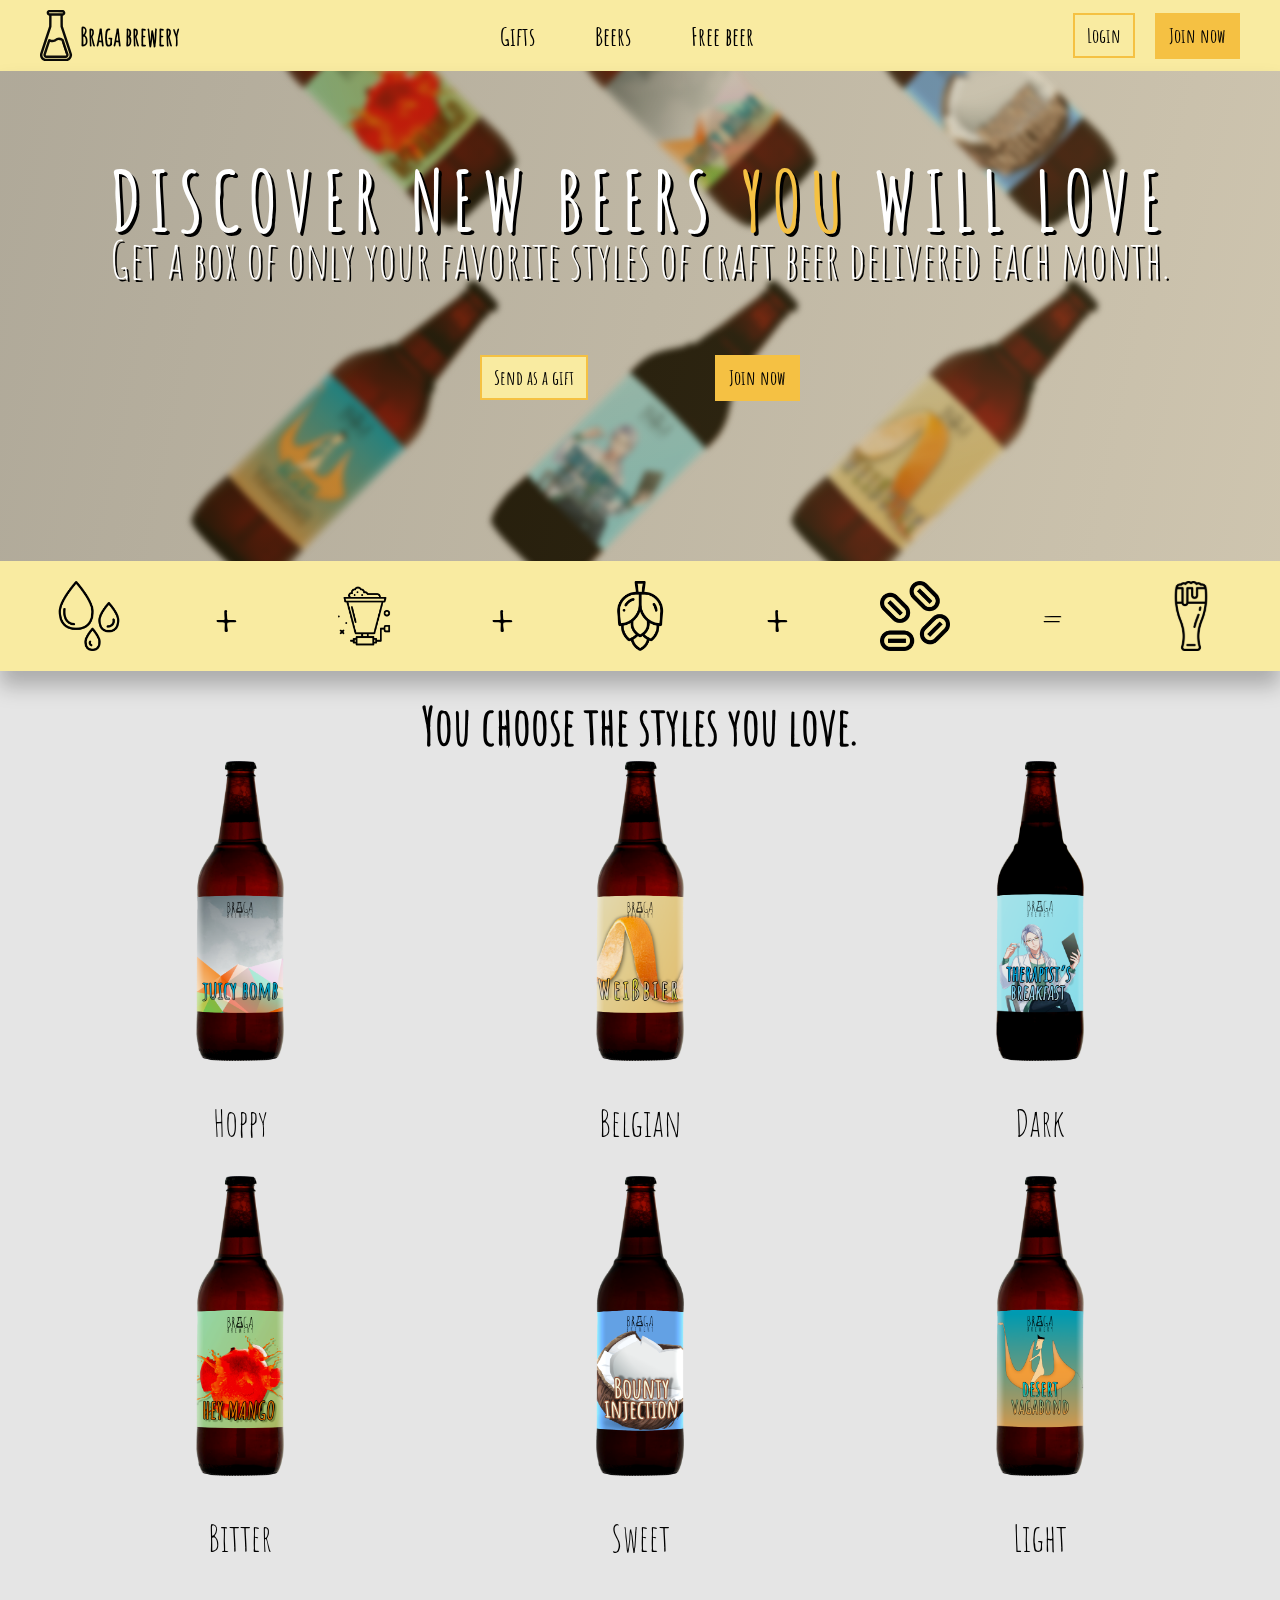
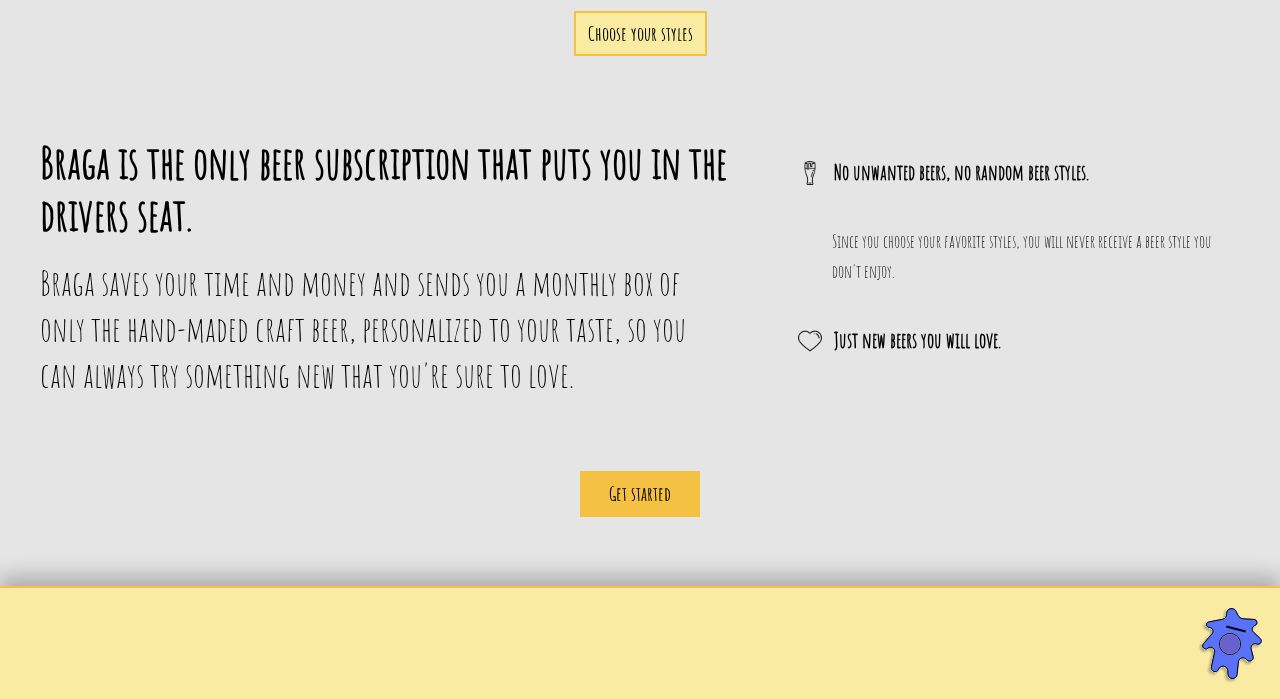
<file: index.html>
<!DOCTYPE html>
<html lang="en">
<head>
    <meta charset="UTF-8">
    <meta http-equiv="X-UA-Compatible" content="IE=edge">
    <meta name="viewport" content="width=device-width, initial-scale=1.0">
    <link rel="stylesheet" href="styles/style.css">
    <link rel="stylesheet" href="styles/media.css">
    <title>Braga</title>
</head>
<body>
  <div class="overflow-wrapper">
    <header class="page-header">
      <nav class="navigation">
        <a href="#" class="nav-link nav-link-logo">
          <svg xmlns="http://www.w3.org/2000/svg" version="1.1" width="40px" height="51px" style="shape-rendering:geometricPrecision; text-rendering:geometricPrecision; image-rendering:optimizeQuality; fill-rule:evenodd; clip-rule:evenodd" xmlns:xlink="http://www.w3.org/1999/xlink">
            <g><path style="transform: scale(0.1); opacity:0.956" fill="currentColor" d="M 88.5,-0.5 C 136.167,-0.5 183.833,-0.5 231.5,-0.5C 249.35,6.52747 256.183,19.5275 252,38.5C 247.867,49.4716 240.033,55.8049 228.5,57.5C 228.333,92.8349 228.5,128.168 229,163.5C 260.046,256.47 290.546,349.47 320.5,442.5C 320.5,447.167 320.5,451.833 320.5,456.5C 315.153,484.178 299.153,502.511 272.5,511.5C 197.5,511.5 122.5,511.5 47.5,511.5C 20.8474,502.511 4.84735,484.178 -0.5,456.5C -0.5,451.833 -0.5,447.167 -0.5,442.5C 29.4538,349.47 59.9538,256.47 91,163.5C 91.5,128.168 91.6667,92.8349 91.5,57.5C 75.6753,54.3391 67.342,44.6724 66.5,28.5C 67.3441,13.7756 74.6774,4.10897 88.5,-0.5 Z M 93.5,23.5 C 137.835,23.3333 182.168,23.5 226.5,24C 230.5,27 230.5,30 226.5,33C 182.167,33.6667 137.833,33.6667 93.5,33C 89.5808,29.8397 89.5808,26.673 93.5,23.5 Z M 115.5,57.5 C 145.167,57.5 174.833,57.5 204.5,57.5C 204.333,94.5015 204.5,131.502 205,168.5C 234.465,257.896 264.132,347.229 294,436.5C 299.457,460.419 290.957,477.253 268.5,487C 232.371,488.151 196.204,488.651 160,488.5C 123.796,488.651 87.6292,488.151 51.5,487C 29.043,477.253 20.543,460.419 26,436.5C 55.868,347.229 85.5347,257.896 115,168.5C 115.5,131.502 115.667,94.5015 115.5,57.5 Z M 185.5,299.5 C 196.981,298.243 207.147,301.243 216,308.5C 231.132,354.896 246.465,401.229 262,447.5C 262.92,450.308 262.087,302.252 185.5,299.5 Z"/></g>
            <g><path style="transform: scale(0.1); opacity:0.943" fill="currentColor" d="M 190.5,274.5 C 208.652,275.334 224.152,282 237,294.5C 253.132,343.896 269.465,393.229 286,442.5C 288.147,461.673 279.98,473.839 261.5,479C 193.833,479.667 126.167,479.667 58.5,479C 40.0197,473.839 31.853,461.673 34,442.5C 50.1809,393.44 66.5143,344.44 83,295.5C 85.3917,291.617 88.8917,289.617 93.5,289.5C 99.5639,291.694 105.564,294.194 111.5,297C 123.866,300.094 135.533,298.427 146.5,292C 159.378,281.543 174.044,275.71 190.5,274.5 Z M 185.5,299.5 C 174.332,302.252 164.332,307.418 155.5,315C 138.261,323.156 120.428,324.656 102,319.5C 101.228,319.645 100.561,319.978 100,320.5C 86.1544,362.881 72.1544,405.215 58,447.5C 57.0799,450.308 57.9133,452.475 60.5,454C 126.833,454.667 193.167,454.667 259.5,454C 262.087,452.475 262.92,450.308 262,447.5C 246.465,401.229 231.132,354.896 216,308.5C 207.147,301.243 196.981,298.243 185.5,299.5 Z"/></g>
          </svg>
          Braga brewery
        </a>
        <ul class="navigation-list">
          <li class="navigation-item">
            <a href="#" class="nav-link">Gifts</a>
          </li>
          <li class="navigation-item">
            <a href="#" class="nav-link">Beers</a>
          </li>
          <li class="navigation-item">
            <a href="#" class="nav-link">Free beer</a>
          </li>
        </ul>
        <ul class="navigation-buttons-list">
          <li class="navigation-item">
            <button class="button" type="button">
              <span>Login</span>
            </button>
          </li>
          <li class="navigation-item">
            <a href="registration.html" class="button filled-btn">
              <span>Join now</span>
            </a>
          </li>
        </ul>
      </nav>

      <div class="burger-nav">
        <button class="burger-btn" type="button" onclick="burgerOpener()">
          <span class="burger-btn-line"></span>
          <span class="burger-btn-line"></span>
          <span class="burger-btn-line"></span>
        </button>
        <ul class="burger-navigation-list">
          <li class="navigation-item">
            <a href="#" class="nav-link">Gifts</a>
          </li>
          <li class="navigation-item">
            <a href="#" class="nav-link">Beers</a>
          </li>
          <li class="navigation-item">
            <a href="#" class="nav-link">Free beer</a>
          </li>
          <li class="navigation-item">
            <ul class="burger-navigation-buttons-list">
              <li class="navigation-item">
                <button class="button burger-nav-btn" type="button">
                  <span>Login</span>
                </button>
              </li>
              <li class="navigation-item">
                <a href="registration.html" class="button filled-btn burger-nav-btn">
                  <span>Join now</span>
                </a>
              </li>
            </ul>
          </li>
        </ul>
      </div>
        
    </header>
    <main class="page-main">
      <section class="section entry-section">
        <ul class="background-wrapper">
          <li class="background-bottle"></li>
          <li class="background-bottle"></li>
          <li class="background-bottle"></li>
          <li class="background-bottle"></li>
          <li class="background-bottle"></li>
          <li class="background-bottle"></li>
        </ul>
        <h1 class="title main-title">Discover New Beers <span>You</span> Will Love</h1>
        <p class="subtitle">Get a box of only your favorite styles of craft beer delivered each month.</p>
        <ul class="main-buttons-list buttons-list">
          <li class="main-btn-item">
            <button class="button main-btn">
              <span>Send as a gift</span>
            </button>
          </li>
          <li class="main-btn-item">
            <a href="registration.html" class="button filled-btn main-btn">
              <span>Join now</span>
            </a>
          </li>
        </ul>
        <div class="equation-wrapper">
          <ul class="equation-list">
            <li class="equation-item">
              <span class="equation-unit"></span>
            </li>
            <li class="equation-item">
              <span class="equation-unit"></span>
            </li>
            <li class="equation-item">
              <span class="equation-unit"></span>
            </li>
            <li class="equation-item">
              <span class="equation-unit"></span>
            </li>
            <li class="equation-item">
              <span class="equation-unit"></span>
            </li>
            <li class="equation-item">
              <span class="equation-unit"></span>
            </li>
            <li class="equation-item">
              <span class="equation-unit"></span>
            </li>
            <li class="equation-item">
              <span class="equation-unit"></span>
            </li>
            <li class="equation-item">
              <span class="equation-unit"></span>
            </li>
          </ul>
        </div>
      </section>
      
      <section class="section styles-section">
        <h2 class="title section-title">You choose the styles you love.</h2>
        <ul class="styles-list">
          <li class="styles-item">
            <p class="styles-unit">Hoppy</p>
          </li>
          <li class="styles-item">
            <p class="styles-unit">Belgian</p>
          </li>
          <li class="styles-item">
            <p class="styles-unit">Dark</p>
          </li>
          <li class="styles-item">
            <p class="styles-unit">Bitter</p>
          </li>
          <li class="styles-item">
            <p class="styles-unit">Sweet</p>
          </li>
          <li class="styles-item">
            <p class="styles-unit">Light</p>
          </li>
        </ul>
        <button class="button">
          <span>Choose your styles</span>
        </button>
      </section>
      <section class="section about-section">
          <div class="wrapper">
            <h2 class="title section-title">Braga is the only beer subscription that puts you in the drivers seat.</h2>
            <p class="section-text">Braga saves your time and money and sends you a monthly box of only the hand-maded craft beer, personalized to your taste, so you can always try something new that you're sure to love.</p>
          </div>
          <ul class="advantages-list">
            <li class="advantage-item">
              <h3 class="advantage-name">No unwanted beers, no random beer styles.</h3>
              <p class="subtitle">Since you choose your favorite styles, you will never receive a beer style you don't enjoy.</p>
            </li>
            <li class="advantage-item">
              <h3 class="advantage-name">Just new beers you will love.</h3>
            </li>
          </ul>
          <a href="registration.html" class="button filled-btn">
            <span>Get started</span>
          </a>
      </section>
    </main>
    <footer class="page-footer">
      <a class="logo" href="https://alex-gorodov.github.io/Portfolio/">
        <span class="logo-item">
          <svg width="65" height="75" viewBox="0 0 65 75" fill="none" xmlns="http://www.w3.org/2000/svg">
            <g filter="url(#filter0_d_33_21)">
            <path d="M28.6399 5.58628C28.6399 -0.221058 36.4839 -2.04503 39.0461 3.16652L40.9572 7.05359C41.8915 8.95395 43.779 10.2018 45.8934 10.317L56.5323 10.8968C60.4261 11.109 61.2594 16.4915 57.6121 17.8712V17.8712C55.1277 18.811 54.4772 22.0229 56.4001 23.8553L63.0813 30.2219C66.0638 33.064 62.9487 37.939 59.1165 36.4264V36.4264C56.262 35.2997 53.3362 37.8908 54.1094 40.8605L56.0808 48.4322C57.2217 52.8142 51.492 55.568 48.7829 51.9398V51.9398C46.536 48.9307 41.7642 50.2446 41.3742 53.9797L40.0751 66.4226C39.4291 72.6102 30.3531 72.4066 29.9852 66.1963L29.7791 62.7172C29.508 58.141 23.2108 57.1259 21.5155 61.3853V61.3853C19.5672 66.2806 12.2157 64.0283 13.3439 58.8817L16.5752 44.1411C17.3186 40.75 13.343 38.3433 10.683 40.5742V40.5742C7.26086 43.4443 2.67656 38.8146 5.58028 35.4209L14.2565 25.2807C16.0669 23.1649 14.5634 19.8998 11.7789 19.8998V19.8998C7.81962 19.8998 7.28247 14.1709 11.1727 13.435L24.9174 10.8347C27.0766 10.4262 28.6399 8.53949 28.6399 6.34197V5.58628Z" fill="#5972F8"/>
            <path d="M38.5974 3.38712L40.5085 7.27419C41.5225 9.33681 43.5712 10.6912 45.8662 10.8163L56.5051 11.3961C59.8591 11.5789 60.5769 16.2151 57.4352 17.4035C54.6064 18.4736 53.8657 22.1309 56.0552 24.2173L62.7364 30.5839C65.3214 33.0471 62.6214 37.2723 59.3001 35.9613C56.0651 34.6845 52.7493 37.6209 53.6255 40.9865L55.5969 48.5582C56.5995 52.409 51.5643 54.8292 49.1835 51.6407C46.6643 48.2669 41.3142 49.74 40.8769 53.9278L39.5778 66.3707C38.9956 71.9473 30.8158 71.7638 30.4843 66.1667L30.2782 62.6877C29.9755 57.5777 22.9439 56.4443 21.051 61.2004C19.3298 65.5248 12.8357 63.5352 13.8323 58.9888L17.0636 44.2482C17.9091 40.3911 13.3872 37.6537 10.3617 40.1911C7.40981 42.6668 3.45552 38.6733 5.96019 35.746L14.6365 25.6057C16.7244 23.1655 14.9904 19.3998 11.7789 19.3998C8.42669 19.3998 7.97193 14.5494 11.2656 13.9262L25.0103 11.326C27.4057 10.8728 29.1399 8.77979 29.1399 6.34197V5.58628C29.1399 0.308376 36.2688 -1.34931 38.5974 3.38712Z" stroke="black"/>
            </g>
            <defs>
            <filter id="filter0_d_33_21" x="0.658936" y="0.09375" width="63.6116" height="74.8663" filterUnits="userSpaceOnUse" color-interpolation-filters="sRGB">
            <feFlood flood-opacity="0" result="BackgroundImageFix"/>
            <feColorMatrix in="SourceAlpha" type="matrix" values="0 0 0 0 0 0 0 0 0 0 0 0 0 0 0 0 0 0 127 0" result="hardAlpha"/>
            <feOffset dx="-2" dy="2"/>
            <feGaussianBlur stdDeviation="1"/>
            <feComposite in2="hardAlpha" operator="out"/>
            <feColorMatrix type="matrix" values="0 0 0 0 0 0 0 0 0 0 0 0 0 0 0 0 0 0 0.25 0"/>
            <feBlend mode="normal" in2="BackgroundImageFix" result="effect1_dropShadow_33_21"/>
            <feBlend mode="normal" in="SourceGraphic" in2="effect1_dropShadow_33_21" result="shape"/>
            </filter>
            </defs>
            </svg>                
        </span>
        <span class="logo-item"></span>
        <span class="logo-item"></span>
      </a>
    </footer>
  </div>
  <script src="scripts/script.js"></script>
</body>
</html>
</file>
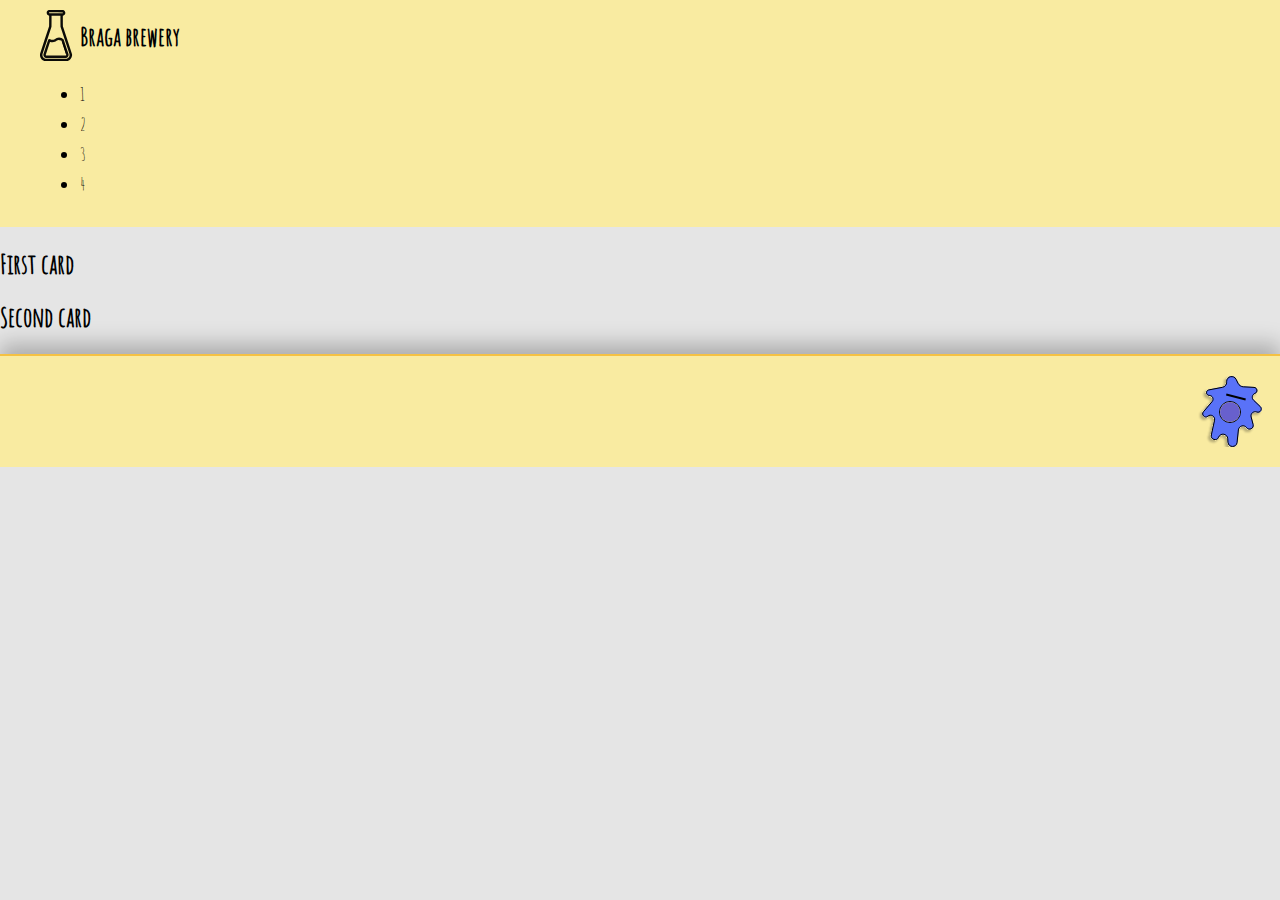
<file: registration.html>
<!DOCTYPE html>
<html lang="en">
<head>
  <meta charset="UTF-8">
  <meta http-equiv="X-UA-Compatible" content="IE=edge">
  <meta name="viewport" content="width=device-width, initial-scale=1.0">
  <link rel="stylesheet" href="styles/media.css">
  <link rel="stylesheet" href="styles/style.css">
  <title>Start</title>
</head>
<body>
  <div class="overflow-wrapper">
    <header class="page-header registration-header">
      <h1 class="visually-hidden">Registration</h1>
      <a href="#" class="nav-link nav-link-logo">
        <svg xmlns="http://www.w3.org/2000/svg" version="1.1" width="40px" height="51px" style="shape-rendering:geometricPrecision; text-rendering:geometricPrecision; image-rendering:optimizeQuality; fill-rule:evenodd; clip-rule:evenodd" xmlns:xlink="http://www.w3.org/1999/xlink">
          <g><path style="transform: scale(0.1); opacity:0.956" fill="currentColor" d="M 88.5,-0.5 C 136.167,-0.5 183.833,-0.5 231.5,-0.5C 249.35,6.52747 256.183,19.5275 252,38.5C 247.867,49.4716 240.033,55.8049 228.5,57.5C 228.333,92.8349 228.5,128.168 229,163.5C 260.046,256.47 290.546,349.47 320.5,442.5C 320.5,447.167 320.5,451.833 320.5,456.5C 315.153,484.178 299.153,502.511 272.5,511.5C 197.5,511.5 122.5,511.5 47.5,511.5C 20.8474,502.511 4.84735,484.178 -0.5,456.5C -0.5,451.833 -0.5,447.167 -0.5,442.5C 29.4538,349.47 59.9538,256.47 91,163.5C 91.5,128.168 91.6667,92.8349 91.5,57.5C 75.6753,54.3391 67.342,44.6724 66.5,28.5C 67.3441,13.7756 74.6774,4.10897 88.5,-0.5 Z M 93.5,23.5 C 137.835,23.3333 182.168,23.5 226.5,24C 230.5,27 230.5,30 226.5,33C 182.167,33.6667 137.833,33.6667 93.5,33C 89.5808,29.8397 89.5808,26.673 93.5,23.5 Z M 115.5,57.5 C 145.167,57.5 174.833,57.5 204.5,57.5C 204.333,94.5015 204.5,131.502 205,168.5C 234.465,257.896 264.132,347.229 294,436.5C 299.457,460.419 290.957,477.253 268.5,487C 232.371,488.151 196.204,488.651 160,488.5C 123.796,488.651 87.6292,488.151 51.5,487C 29.043,477.253 20.543,460.419 26,436.5C 55.868,347.229 85.5347,257.896 115,168.5C 115.5,131.502 115.667,94.5015 115.5,57.5 Z M 185.5,299.5 C 196.981,298.243 207.147,301.243 216,308.5C 231.132,354.896 246.465,401.229 262,447.5C 262.92,450.308 262.087,302.252 185.5,299.5 Z"/></g>
          <g><path style="transform: scale(0.1); opacity:0.943" fill="currentColor" d="M 190.5,274.5 C 208.652,275.334 224.152,282 237,294.5C 253.132,343.896 269.465,393.229 286,442.5C 288.147,461.673 279.98,473.839 261.5,479C 193.833,479.667 126.167,479.667 58.5,479C 40.0197,473.839 31.853,461.673 34,442.5C 50.1809,393.44 66.5143,344.44 83,295.5C 85.3917,291.617 88.8917,289.617 93.5,289.5C 99.5639,291.694 105.564,294.194 111.5,297C 123.866,300.094 135.533,298.427 146.5,292C 159.378,281.543 174.044,275.71 190.5,274.5 Z M 185.5,299.5 C 174.332,302.252 164.332,307.418 155.5,315C 138.261,323.156 120.428,324.656 102,319.5C 101.228,319.645 100.561,319.978 100,320.5C 86.1544,362.881 72.1544,405.215 58,447.5C 57.0799,450.308 57.9133,452.475 60.5,454C 126.833,454.667 193.167,454.667 259.5,454C 262.087,452.475 262.92,450.308 262,447.5C 246.465,401.229 231.132,354.896 216,308.5C 207.147,301.243 196.981,298.243 185.5,299.5 Z"/></g>
        </svg>
        Braga brewery
      </a>
      <ul class="progress-line">
        <li class="progress-item">1</li>
        <li class="progress-item">2</li>
        <li class="progress-item">3</li>
        <li class="progress-item">4</li>
      </ul>
      

    </header>
    <main class="page-main registration-main">
      <div class="card-block">
        <div class="front">
          <h2 class="card-title">First card</h2>
        </div>
        <div class="back">
          <h2 class="card-title">Second card</h2>
        </div>
      </div>
    </main>
    <footer class="page-footer">
      <a class="logo" href="https://alex-gorodov.github.io/Portfolio/">
        <span class="logo-item">
          <svg width="65" height="71" viewBox="0 0 65 71" fill="none" xmlns="http://www.w3.org/2000/svg">
            <g filter="url(#filter0_d_33_21)">
              <path d="M28.6399 5.58628C28.6399 -0.221058 36.4839 -2.04503 39.0461 3.16652L40.9572 7.05359C41.8915 8.95395 43.779 10.2018 45.8934 10.317L56.5323 10.8968C60.4261 11.109 61.2594 16.4915 57.6121 17.8712V17.8712C55.1277 18.811 54.4772 22.0229 56.4001 23.8553L63.0813 30.2219C66.0638 33.064 62.9487 37.939 59.1165 36.4264V36.4264C56.262 35.2997 53.3362 37.8908 54.1094 40.8605L56.0808 48.4322C57.2217 52.8142 51.492 55.568 48.7829 51.9398V51.9398C46.536 48.9307 41.7642 50.2446 41.3742 53.9797L40.0751 66.4226C39.4291 72.6102 30.3531 72.4066 29.9852 66.1963L29.7791 62.7172C29.508 58.141 23.2108 57.1259 21.5155 61.3853V61.3853C19.5672 66.2806 12.2157 64.0283 13.3439 58.8817L16.5752 44.1411C17.3186 40.75 13.343 38.3433 10.683 40.5742V40.5742C7.26086 43.4443 2.67656 38.8146 5.58028 35.4209L14.2565 25.2807C16.0669 23.1649 14.5634 19.8998 11.7789 19.8998V19.8998C7.81962 19.8998 7.28247 14.1709 11.1727 13.435L24.9174 10.8347C27.0766 10.4262 28.6399 8.53949 28.6399 6.34197V5.58628Z" fill="#5972F8"/>
              <path d="M38.5974 3.38712L40.5085 7.27419C41.5225 9.33681 43.5712 10.6912 45.8662 10.8163L56.5051 11.3961C59.8591 11.5789 60.5769 16.2151 57.4352 17.4035C54.6064 18.4736 53.8657 22.1309 56.0552 24.2173L62.7364 30.5839C65.3214 33.0471 62.6214 37.2723 59.3001 35.9613C56.0651 34.6845 52.7493 37.6209 53.6255 40.9865L55.5969 48.5582C56.5995 52.409 51.5643 54.8292 49.1835 51.6407C46.6643 48.2669 41.3142 49.74 40.8769 53.9278L39.5778 66.3707C38.9956 71.9473 30.8158 71.7638 30.4843 66.1667L30.2782 62.6877C29.9755 57.5777 22.9439 56.4443 21.051 61.2004C19.3298 65.5248 12.8357 63.5352 13.8323 58.9888L17.0636 44.2482C17.9091 40.3911 13.3872 37.6537 10.3617 40.1911C7.40981 42.6668 3.45552 38.6733 5.96019 35.746L14.6365 25.6057C16.7244 23.1655 14.9904 19.3998 11.7789 19.3998C8.42669 19.3998 7.97193 14.5494 11.2656 13.9262L25.0103 11.326C27.4057 10.8728 29.1399 8.77979 29.1399 6.34197V5.58628C29.1399 0.308376 36.2688 -1.34931 38.5974 3.38712Z" stroke="black"/>
            </g>
            <defs>
              <filter id="filter0_d_33_21" x="0.658936" y="0.09375" width="63.6116" height="74.8663" filterUnits="userSpaceOnUse" color-interpolation-filters="sRGB">
                <feFlood flood-opacity="0" result="BackgroundImageFix"/>
                <feColorMatrix in="SourceAlpha" type="matrix" values="0 0 0 0 0 0 0 0 0 0 0 0 0 0 0 0 0 0 127 0" result="hardAlpha"/>
                <feOffset dx="-2" dy="2"/>
                <feGaussianBlur stdDeviation="1"/>
                <feComposite in2="hardAlpha" operator="out"/>
                <feColorMatrix type="matrix" values="0 0 0 0 0 0 0 0 0 0 0 0 0 0 0 0 0 0 0.25 0"/>
                <feBlend mode="normal" in2="BackgroundImageFix" result="effect1_dropShadow_33_21"/>
                <feBlend mode="normal" in="SourceGraphic" in2="effect1_dropShadow_33_21" result="shape"/>
              </filter>
            </defs>
          </svg>                
        </span>
        <span class="logo-item"></span>
        <span class="logo-item"></span>
      </a>
    </footer>
  </div>
</body>
</html>
</file>
<file: styles/style.css>
:root {
--main-color: #f9eba1;
--special-color: #f5c143;
--hover-color: #f9b81f;
--main-font: 'AmaticSC-Regular', sans-serif;
--special-font: 'AmaticSC-Bold', sans-serif;
--black: #000000;
}

@font-face {
  font-family: 'AmaticSC-Regular';
  src: url('../fonts/AmaticSC/AmaticSC-Regular.ttf') format('ttf'),
       url('../fonts/AmaticSC/AmaticSC-Regular.woff') format('woff');
  font-weight: normal;
  font-style: normal;
  font-display: swap;
}

@font-face {
  font-family: 'AmaticSC-Bold';
  src: url('../fonts/AmaticSC/AmaticSC-Bold.ttf') format('ttf'),
       url('../fonts/AmaticSC/AmaticSC-Bold.woff') format('woff');
  font-weight: normal;
  font-style: normal;
  font-display: swap;
}

/***************************************************************

                  COMMON STYLES

***************************************************************/


*,
*::after,
*::before {
  box-sizing: border-box;
}

html {
  height: 100%;
  padding: 0;
  margin: 0;
}

body {
  min-height: 100%;
  background-color: #e5e5e5;
  margin: 0;
  font-family: var(--main-font);
  font-size: 18px;
  font-weight: 400;
  line-height: 30px;
}

.visually-hidden {
  position: absolute;

  width: 1px;
  height: 1px;
  margin: -1px;
  border: 0;
  padding: 0;

  white-space: nowrap;
  clip-path: inset(100%);
  clip: rect(0 0 0 0);
  overflow: hidden;
}

.button {
  position: relative;
  display: inline-block;
  padding: 8px 12px;
  vertical-align: middle;
  border: 2px solid var(--special-color);
  background: var(--main-color);
  font-family: var(--special-font);
  font-size: 20px;
  color: var(--black);
  white-space: nowrap;
  cursor: pointer;
  overflow: hidden;
  text-decoration: none;
}

.button span {
  position: relative;
  z-index: 10;
}

.button:not(.filled-btn) {
  background-color: var(--main-color);
}

.button:not(.filled-btn)::after {
  position: absolute;
  left: 0;
  top: 0;
  display: block;
  width: 100%;
  height: 100%;
  content: '';
  transform: translateX(-100%);
  transition: .3s;
}

.button:not(.filled-btn):hover::after {
  background-color: var(--special-color);
  transform: translateX(0);
}

.filled-btn {
  background-color: var(--special-color);
  padding: 6px 12px;
}

.filled-btn::after {
  position: absolute;
  left: 0;
  top: 0;
  display: block;
  width: 100%;
  height: 100%;
  content: '';
  transform: translateX(100%);
  transition: .3s;
}

.filled-btn:hover::after {
  background-color: var(--main-color);
  transform: translateX(0);
}

.overflow-wrapper {
  display: flex;
  flex-direction: column;
  overflow-x: hidden;
}

/***************************************************************

                  HEADER STYLES

***************************************************************/

.page-header {
  position: relative;
  background-color: var(--main-color);
  padding: 10px 40px;
}

.navigation {
  display: flex;
  align-items: center;
}

.navigation-list {
  display: flex;
  margin: 0;
  padding: 0;
  margin-left: auto;
  font-family: 'AmaticSC-Bold';
  list-style-type: none;
}

.navigation-item:not(:last-child) {
  margin-right: 20px;
}

.nav-link {
  display: block;
  margin-right: 40px;
  color: var(--black);
  text-decoration: none;
  font-size: 26px;
  font-weight: 700;
  white-space: nowrap;
}

.nav-link-logo {
  display: flex;
  align-items: center;
}

.nav-link:hover {
  opacity: 0.6;
}

.navigation-buttons-list {
  display: flex;
  margin: 0;
  padding: 0;
  list-style-type: none;
  margin-left: auto;
}

/*                    BURGER MENU                        */

.burger-nav {
  display: none;
  z-index: 1000;
}

.burger-btn {
  position: absolute;
  top: 50%;
  right: 50px;
  transform: translateY(-50%);
  border: none;
  background-color: transparent;
  cursor: pointer;
}

.burger-btn-line {
  display: block;
  width: 30px;
  height: 3px;
  background-color: black;
  border-radius: 4px;
}

.burger-btn:hover .burger-btn-line {
  background-color: var(--special-color);
  transition: .2s;
}

.burger-btn-line:not(:last-of-type) {
  margin-bottom: 5px;
}

.burger-navigation-list {
  display: flex;
  position: absolute;
  right: 0;
  top: 60px;
  text-align: right;
  background-color: var(--main-color);
  padding: 40px;
  margin: 0;
  height: 50vh;
  justify-content: space-between;
  flex-direction: column;
  list-style-type: none;
  z-index: 1000;
  transform: translateX(300px);
  transition: .2s;
}

.burger-opened {
  display: flex;
  transform: translateX(0);
  transition: .2s;
}

.open-first-line {
  transform: translateY(8.5px);
}

.open-third-line {
  transform: translateY(-8.5px);
}

.burger-nav .nav-link{
  margin: 0;
  padding: 0;
}

.burger-navigation-buttons-list {
  display: flex;
  padding: 0;
  margin: 0;
  max-width: 200px;
  padding: 20px;
  justify-content: space-between;
  flex-direction: row;
  list-style-type: none;
  z-index: 1;
}

/***************************************************************

                  PAGE-MAIN STYLES

***************************************************************/

.page-main {
  flex-grow: 1;
}

.section {
  min-height: 50vh;
  text-align: center;
  padding: 40px;
}

.entry-section {
  position: relative;
  min-height: 600px;
  background: linear-gradient(281.86deg, rgba(165, 138, 75, 0.35) 0%, rgba(77, 58, 12, 0.35) 98.44%);; 
  -webkit-background: linear-gradient(281.86deg, rgba(165, 138, 75, 0.35) 0%, rgba(77, 58, 12, 0.35) 98.44%);; 
  box-shadow: 0px 15px 20px rgba(0, 0, 0, 0.25);
  overflow: hidden;
}

.background-wrapper {
  position: relative;
  list-style-type: none;
  display: grid;
  grid-template-columns: repeat(3, 1fr);
  grid-template-rows: repeat(2, 1fr);
  z-index: -1;
  filter: blur(3px);
}

.background-bottle {
  position: absolute;
  display: block;
  width: 138px;
  height: 470px;
  background-position: center;
  background-repeat: no-repeat;
  background-size: 138px 470px;
  transform: scale(.8) translateX(-50%) rotate(-45deg);
}

.background-bottle:nth-of-type(1) {
  background-image: url('../images/ipa.png');
  top: -300px;
  left: 25%;
}
.background-bottle:nth-of-type(2) {
  top: -300px;
  left: 50%;
  background-image: url('../images/neipa.png');
  
}
.background-bottle:nth-of-type(3) {
  top: -300px;
  left: 75%;
  background-image: url('../images/porter.png');
  
}
.background-bottle:nth-of-type(4) {
  top: 60px;
  left: 25%;
  background-image: url('../images/lager.png');
  transform: scale(.8) translateX(-50%) rotate(45deg);
}
.background-bottle:nth-of-type(5) {
  top: 60px;
  left: 50%;
  background-image: url('../images/stout.png');
  transform: scale(.8) translateX(-50%) rotate(45deg);
}
.background-bottle:nth-of-type(6) {
  top: 60px;
  left: 75%;
  background-image: url('../images/wheat.png');
  transform: scale(.8) translateX(-50%) rotate(45deg);
}

.entry-section .subtitle {
  margin-bottom: 80px;
  margin-top: -25px;
  font-size: 4vw;
  color: #ffffff;
  text-shadow: 2px 2px black;
}

.main-title {
  font-size: 6.5vw;
  font-family: var(--special-font);
  letter-spacing: 0.1em;
  color: #ffffff;
  text-shadow: 3px 3px black;
  text-transform: uppercase;
}

.main-title span {
  color: var(--special-color);
}

.main-buttons-list {
  display: flex;
  margin: auto;
  padding: 0;
  max-width: 320px;
  list-style-type: none;
  justify-content: space-between;
}

.equation-wrapper {
  position: absolute;
  bottom: 0;
  width: 100%;
  padding: 20px;
  margin: 0 0 0 -40px;
  background-color: var(--main-color);
}

.equation-list {
  display: flex;
  justify-content: space-around;
  padding: 0;
  margin: 0;
}

.equation-item {
  position: relative;
  overflow: hidden;
  display: block;
  width: 70px;
  height: 70px;
  background-size: 70px 70px;
  background-repeat: no-repeat;
  background-position: center;
}

.equation-item:nth-of-type(2)::after,
.equation-item:nth-of-type(4)::after,
.equation-item:nth-of-type(6)::after {
  position: absolute;
  top: 50%;
  left: 50%;
  transform: translateY(-50%) translateX(-50%);
  content: '+';
  font-size: 6vw;
  display: inline-block;
  vertical-align: middle;
  margin: auto;
}

.equation-item:nth-of-type(8)::after {
  position: absolute;
  top: 50%;
  left: 50%;
  transform: translateY(-50%) translateX(-50%);
  content: '=';
  font-size: 6vw;
  display: inline-block;
  vertical-align: middle;
  margin: auto;
}

.equation-item:nth-of-type(1) {
  background-image: url('../images/water.png');
}

.equation-item:nth-of-type(3) {
  background-image: url('../images/wheat-flour.png');
}

.equation-item:nth-of-type(5) {
  background-image: url('../images/hop.png');
}

.equation-item:nth-of-type(7) {
  background-image: url('../images/yeast.png');
}

.equation-item:nth-of-type(9) {
  background-image: url('../images/glass.svg');
}

.section-title {
  font-size: 4vw;
  margin: 0;
  margin-bottom: 20px;
}

.styles-list {
  display: grid;
  padding: 0;
  margin: 0;
  margin-bottom: 20px;
  grid-template-columns: repeat(3, 1fr);
  list-style-type: none;
  justify-content: center;
}

.styles-item::before {
  content: '';
  display: inline-block;
  width: 88px;
  height: 300px;
  background-size: 88px 300px;
  background-position: center;
  background-repeat: no-repeat;
}

.styles-item:nth-child(1)::before {
  background-image: url('../images/neipa.png')
}

.styles-item:nth-child(2)::before {
  background-image: url('../images/wheat.png')
}

.styles-item:nth-child(3)::before {
  background-image: url('../images/stout.png')
}

.styles-item:nth-child(4)::before {
  background-image: url('../images/ipa.png')
}

.styles-item:nth-child(5)::before {
  background-image: url('../images/porter.png')
}

.styles-item:nth-child(6)::before {
  background-image: url('../images/lager.png')
}

.styles-unit {
  font-size: 3vw;
}

.about-section {
  display: grid;
  padding: 0;
  margin: auto;
  margin-bottom: 40px;
  grid-template-columns: 1.5fr 1fr;
  grid-template-rows: 1fr .3fr;
}

.about-section .wrapper {
  padding: 40px;
  grid-column: 1 / 2;
  grid-row: 1 / 2;
}

.about-section .section-title {
  font-size: 44px;
  line-height: 52px;
  text-align: left;
}

.section-text {
  text-align: left;
  font-size: 34px;
  line-height: 46px;
  margin: 0;
}

.advantages-list {
  display: flex;
  padding: 40px;
  margin: 0;
  flex-direction: column;
  text-align: left;
  align-content: center;
  list-style-type: none;
  grid-column: 2 / -1;
  grid-row: 1 / 2;
}

.advantage-item {
  display: grid;
  grid-template-columns: 24px auto;
  grid-template-rows: auto auto;
}

.advantage-name {
  font-weight: 700;
  grid-row: 1 / 2;
  grid-column: 2 / -1;
}

.advantage-item .subtitle {
  grid-row: 2 / -1;
  grid-column: 2 / -1;
}

.advantage-name::before {
  display: inline-block;
  width: 24px;
  height: 24px;
  margin-right: 12px;
  margin-left: -34px;
  vertical-align: middle;
  content: '';
  background-position: center;
  grid-column: 1 / 2;
  grid-row: 1 / 2;
  background-size: 24px 24px;
  background-repeat: no-repeat;
}

.advantage-item:first-of-type .advantage-name::before {
  background-image: url('../images/glass.svg');
}

.advantage-item:nth-of-type(2) .advantage-name::before {
  background-image: url('../images/heart.svg');
}

.about-section .button {
  min-width: 120px;
  max-width: 140px;
  min-height: 46px;
  grid-column: 1 / -1;
  margin: auto;
}

/***************************************************************

                  PAGE-FOOTER STYLES

***************************************************************/

.page-footer {
  display: flex;
  padding: 20px;
  flex-direction: column;
  position: relative;
  background-color: var(--main-color);
  border-top: 2px solid var(--special-color);
  box-shadow: 0 -10px 20px rgba(0, 0, 0, 0.25);
  overflow: hidden;
}

@keyframes eyepil {
  from {transform: translateY(-85%);}
  60% {transform: translateY(-50%);}
  80% {transform: translateY(-10%);}
  95% {transform: translateY(0%);}
  to {transform: translateY(0%);}
}

.logo {
  display: block;
  position: relative;
  margin-top: 0;
  margin-left: auto;
}

.logo-item svg {
  position: absolute;
  left: 50%;
  transform: translateX(-50%);
}

/* body */
.logo-item:nth-of-type(1) {
  display: block;
  width: 60px;
  height: 71px;
}

/* pupil */
.logo-item:nth-of-type(2)::before {
  content: '';
  position: absolute;
  top: 50%;
  left: 50%;
  transform: translate(-50%, -50%);
  display: block;
  width: 6px;
  height: 6px;
  border-radius: 50%;
  background-color: #2be98d;
  z-index: 1;
}

/* eye */
.logo-item:nth-of-type(2) {
  position: absolute;
  top: 25px;
  left: 50%;
  display: block;
  width: 22px;
  height: 22px;
  border: 1px solid #000000;
  border-radius: 50%;
  background-color: #f0eab7;
  overflow: hidden;
  transform: translate3d(-50%, 0, 0);
  -webkit-transform: translate3d(-50%, 0, 0);
}

/* eyepil */
.logo-item:nth-of-type(2)::after {
  content: '';
  position: absolute;
  top: -1px;
  left: -1px;
  display: block;
  width: 22px;
  height: 22px;
  border-bottom: 1px solid #000;
  background-color: #6860CD;
  animation: eyepil 7.5s infinite linear;
  animation-fill-mode:forwards;
  animation-direction: alternate;
  -webkit-animation: eyepil 7.5s infinite linear;
  transition: cubic-bezier(0.86, 0, 0.07, 1);
  -webkit-animation-fill-mode:forwards;
  -webkit-animation-direction: alternate;
  z-index: 2;
}

/* eyebrow */ 
.logo-item:nth-of-type(3) {
  position: absolute;
  top: 20px;
  left: 26px;
  display: block;
  width: 20px;
  height: 1.5px;
  transform: rotate(14deg);
  background-color: black;
}

.logo:hover .logo-item:nth-of-type(2)::before {
  transform: scale(2) translate(-25%, -25%);
}

.logo:hover .logo-item:nth-of-type(2)::after {
  animation-play-state: paused;
  border: none;
  background-color: #6860CD;
  height: 12px;
  border-bottom: 1px solid #000; 
  transform: rotate(20deg);
}

.logo:hover .logo-item:nth-of-type(3) {
  transform:skew(3deg);
}
</file>
<file: styles/media.css>
@media(max-width: 860px) {

  .nav-link-logo {
    transform: scale(.8);
  }

  .navigation-list,
  .navigation-buttons-list {
      display: none;
  }

  .burger-nav {
    display: block;
    z-index: 1000;
  }

  .equation-item {
    width: 30px;
    height: 30px;
    background-size: 30px 30px;
  }

  .background-bottle {
    background-size: 88px 300px;
  }

  .styles-item::before {
    width: 44px;
    height: 150px;
    background-size: 44px 150px;
  }
}@media(max-width: 540px) {
  .page-header {
    padding: 10px;
  }

  .burger-btn {
    right: 20px;
  }

  .background-bottle:nth-of-type(1) {
    top: -220px;
    left: 10%;
  }
  .background-bottle:nth-of-type(2) {
    top: -220px;
    left: 45%;
    
  }
  .background-bottle:nth-of-type(3) {
    top: -220px;
    left: 80%;
    
  }
  .background-bottle:nth-of-type(4) {
    top: 60px;
    left: 15%;
  }
  .background-bottle:nth-of-type(5) {
    top: 60px;
    left: 45%;
  }
  .background-bottle:nth-of-type(6) {
    top: 60px;
    left: 80%;
  }

  .main-title {
    line-height: 1;
    font-size: 8vw;
    margin-bottom: 40px;
  }

  .entry-section .subtitle {
    font-size: 6vw;
  }

  .about-section {
    grid-template-columns: 1fr;
    grid-template-rows: min-content;
  }

  .about-section .wrapper {
    grid-row: 1 / 2;
    grid-column: 1 / -1;
    background-color: var(--main-color);
    box-shadow: 0 0 20px rgba(0, 0, 0, 0.25);
  }

  .advantages-list {
    grid-row: 3 / 4;
    grid-column: 1 / -1;
  }

  .about-section .button {
    grid-row: 4 / 5;
    grid-column: 1 / -1;
  }

}
</file>
